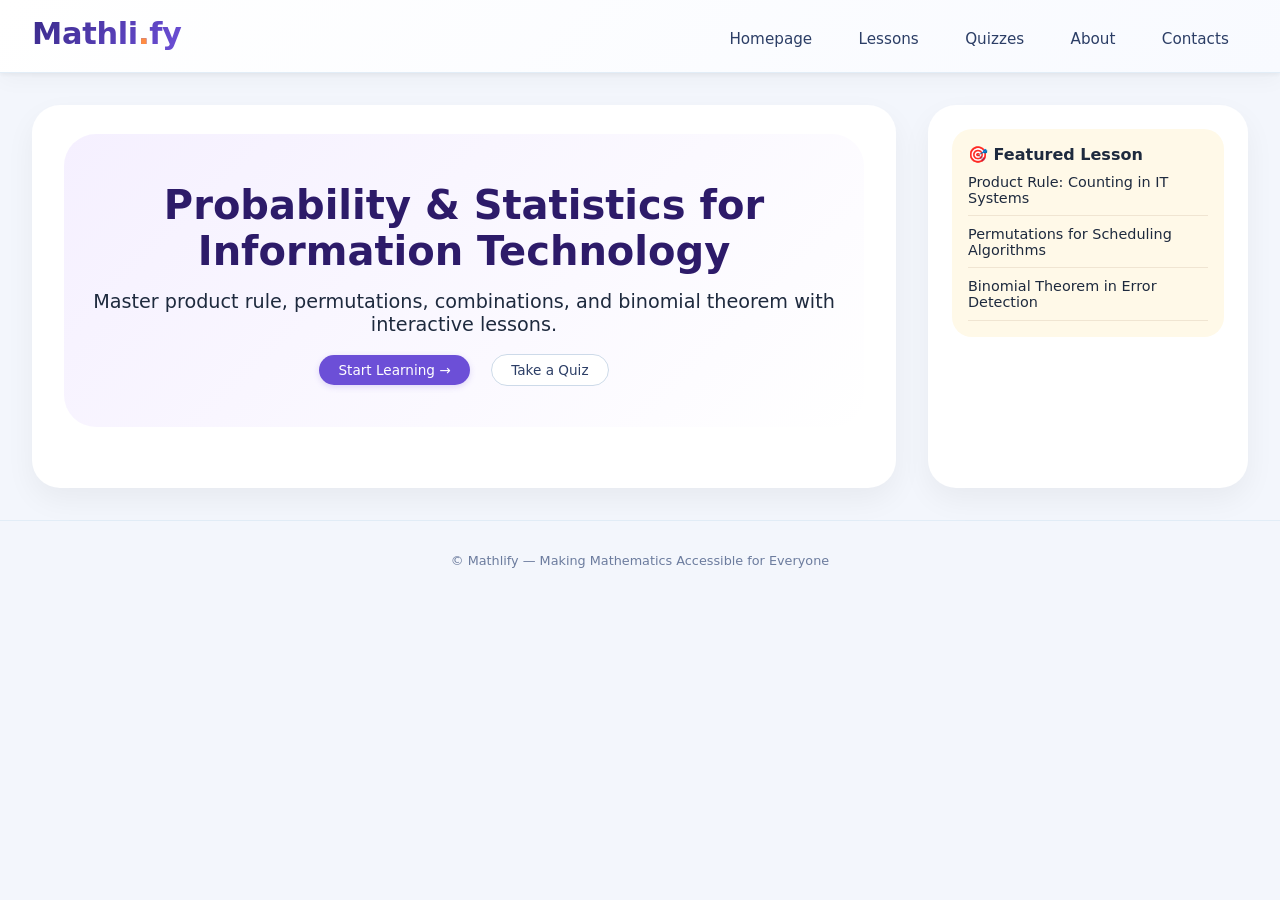
<file: index.html>
<!DOCTYPE html>
<html lang="en">
<head>
    <link rel="stylesheet" href="style.css">
    <title>Mathlify</title>
</head>
<body>
    <header>
        <h1>Mathli<span>.</span>fy</h1>
        <div class="nav-links">
            <a href="homepage.html">Homepage</a>
            <a href="lessons.html">Lessons</a>
            <a href="quiz.html">Quizzes</a>
            <a href="about.html">About</a>
            <a href="contacts.html">Contacts</a>
        </div>
    </header>

    <div class="dashboard-container">
        <div class="main-content">
            <div class="hero-section">
                <h2>Probability & Statistics for Information Technology</h2>
                <p style="font-size: 1.2rem;">Master product rule, permutations, combinations, and binomial theorem with interactive lessons.</p>
                <div style="margin-top: 1.5rem;">
                    <a href="lessons.html" class="btn btn-primary" style="text-decoration: none;">Start Learning →</a>
                    <a href="quiz.html" class="btn btn-outline" style="text-decoration: none; margin-left: 1rem;">Take a Quiz</a>
                </div>
            </div>
        </div>
        <aside class="sidebar">
            <div class="reminder-card">
                <div style="font-weight: 700;">🎯 Featured Lesson</div>
                <div class="reminder-item">Product Rule: Counting in IT Systems</div>
                <div class="reminder-item">Permutations for Scheduling Algorithms</div>
                <div class="reminder-item">Binomial Theorem in Error Detection</div>
            </div>
        </aside>
    </div>
    
    <footer>
        <p>© Mathlify — Making Mathematics Accessible for Everyone</p>
    </footer>
</body>
</html>
</file>
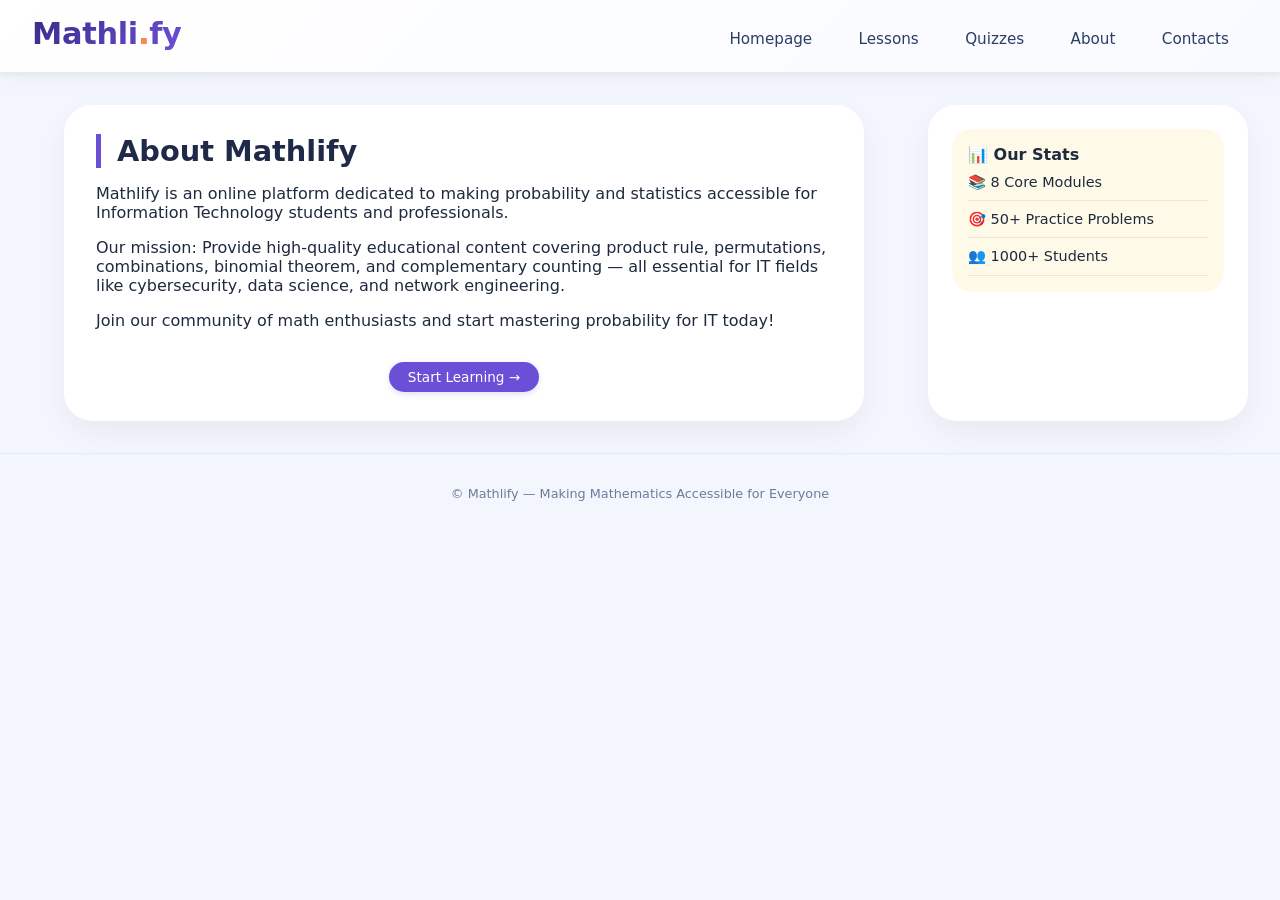
<file: about.html>
<!DOCTYPE html>
<html lang="en">
<head>
    <link rel="stylesheet" href="style.css">
    <title>Mathlify_About</title>
</head>
<body>
    <header>
        <h1>Mathli<span>.</span>fy</h1>
        <div class="nav-links">
            <a href="homepage.html">Homepage</a>
            <a href="lessons.html">Lessons</a>
            <a href="quiz.html">Quizzes</a>
            <a href="about.html">About</a>
            <a href="contacts.html">Contacts</a>
        </div>
    </header>

    <div class="dashboard-container">
        <div class="main-content about-content">
            <div class="section-title">About Mathlify</div>
            <p style="margin-bottom: 1rem;">Mathlify is an online platform dedicated to making probability and statistics accessible for Information Technology students and professionals.</p>
            <p style="margin-bottom: 1rem;">Our mission: Provide high-quality educational content covering product rule, permutations, combinations, binomial theorem, and complementary counting — all essential for IT fields like cybersecurity, data science, and network engineering.</p>
            <p>Join our community of math enthusiasts and start mastering probability for IT today!</p>
            <div style="margin-top: 2rem; text-align: center;">
                <a href="lessons.html" class="btn btn-primary" style="text-decoration: none; display: inline-block;">Start Learning →</a>
            </div>
        </div>
        
        <aside class="sidebar">
            <div class="reminder-card">
                <div style="font-weight: 700;">📊 Our Stats</div>
                <div class="reminder-item">📚 8 Core Modules</div>
                <div class="reminder-item">🎯 50+ Practice Problems</div>
                <div class="reminder-item">👥 1000+ Students</div>
            </div>
        </aside>
    </div>
    
    <footer>
        <p>© Mathlify — Making Mathematics Accessible for Everyone</p>
    </footer>
</body>
</html>
</file>
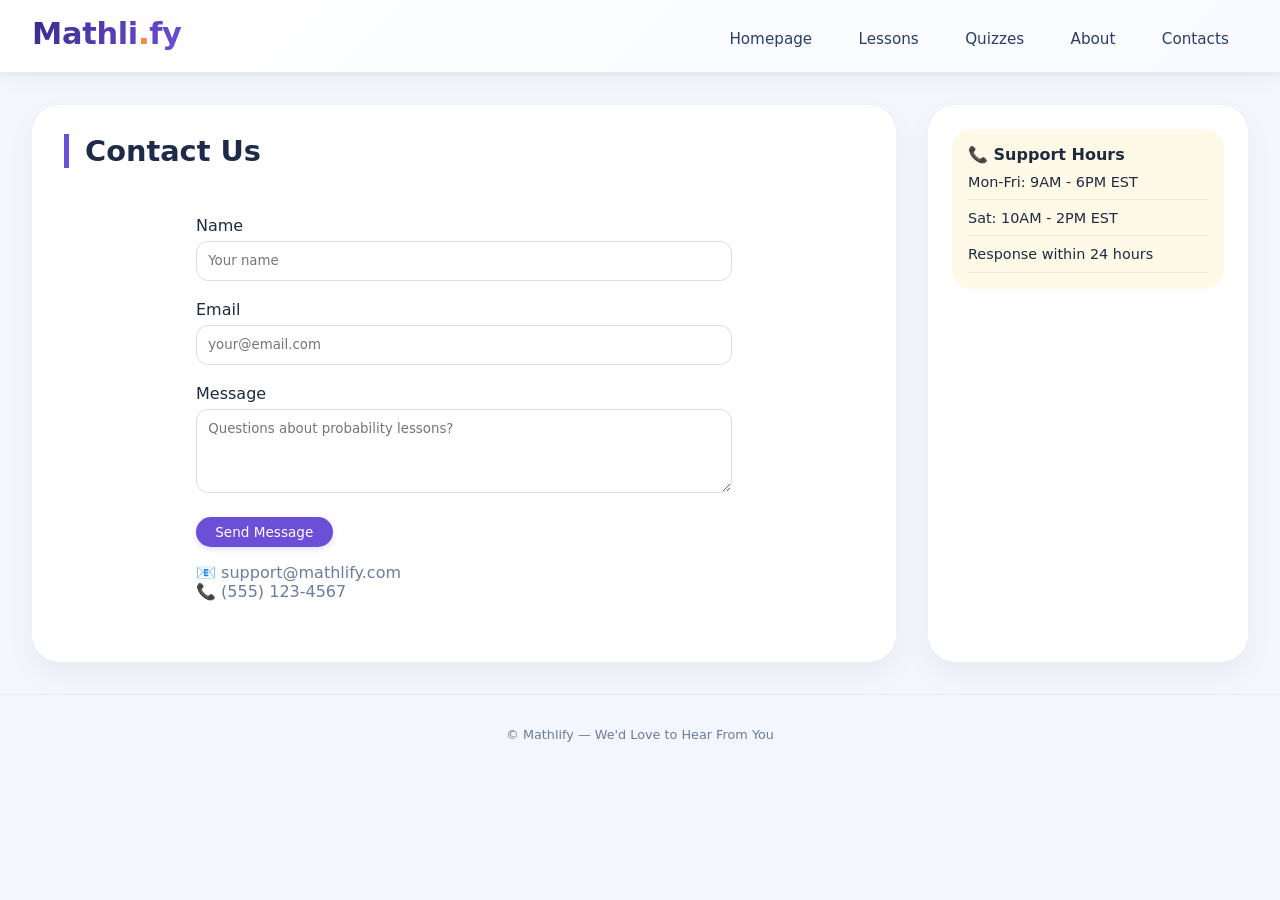
<file: contacts.html>
<!DOCTYPE html>
<html lang="en">
<head>
    <link rel="stylesheet" href="style.css">
    <title>Mathlify_Contacts</title>
</head>
<body>
    <header>
        <h1>Mathli<span>.</span>fy</h1>
        <div class="nav-links">
            <a href="homepage.html">Homepage</a>
            <a href="lessons.html">Lessons</a>
            <a href="quiz.html">Quizzes</a>
            <a href="about.html">About</a>
            <a href="contacts.html">Contacts</a>
        </div>
    </header>

    <div class="dashboard-container">
        <div class="main-content">
            <div class="section-title">Contact Us</div>
            <div class="contact-form">
                <div class="form-group">
                    <label>Name</label>
                    <input type="text" id="contactName" placeholder="Your name">
                </div>
                <div class="form-group">
                    <label>Email</label>
                    <input type="email" id="contactEmail" placeholder="your@email.com">
                </div>
                <div class="form-group">
                    <label>Message</label>
                    <textarea id="contactMessage" rows="4" placeholder="Questions about probability lessons?"></textarea>
                </div>
                <button class="btn btn-primary" onclick="showContactModal()">Send Message</button>
                <p style="margin-top: 1rem; color: #6c7c9e;">📧 support@mathlify.com<br>📞 (555) 123-4567</p>
            </div>
        </div>
        
        <aside class="sidebar">
            <div class="reminder-card">
                <div style="font-weight: 700;">📞 Support Hours</div>
                <div class="reminder-item">Mon-Fri: 9AM - 6PM EST</div>
                <div class="reminder-item">Sat: 10AM - 2PM EST</div>
                <div class="reminder-item">Response within 24 hours</div>
            </div>
        </aside>
    </div>
    
    <footer>
        <p>© Mathlify — We'd Love to Hear From You</p>
    </footer>

    <!-- Modal Popup -->
    <div id="contactModal" class="modal-overlay">
        <div class="modal-content">
            <div class="modal-header">
                <h3>📧 Message Sent!</h3>
                <p>Thank you for reaching out</p>
            </div>
            <div class="modal-body" id="contactModalBody">
                <p>We've received your message and will respond within 24 hours.</p>
                <p style="margin-top: 0.5rem;">📬 Support Team</p>
            </div>
            <div class="modal-footer">
                <button class="modal-btn modal-btn-primary" onclick="closeContactModal()">Close</button>
            </div>
        </div>
    </div>

    <script>
        function showContactModal() {
            const name = document.getElementById('contactName').value;
            const email = document.getElementById('contactEmail').value;
            const message = document.getElementById('contactMessage').value;
            
            if (!name || !email || !message) {
                alert('Please fill in all fields before sending.');
                return;
            }
            
            const modal = document.getElementById('contactModal');
            const body = document.getElementById('contactModalBody');
            body.innerHTML = `
                <p>Thank you <strong>${name}</strong>! We've received your message.</p>
                <p>We'll respond to <strong>${email}</strong> within 24 hours.</p>
                <div class="formula-box" style="margin-top: 1rem;">
                    "${message.substring(0, 100)}${message.length > 100 ? '...' : ''}"
                </div>
            `;
            modal.classList.add('active');
            
            // Clear form
            document.getElementById('contactName').value = '';
            document.getElementById('contactEmail').value = '';
            document.getElementById('contactMessage').value = '';
        }
        
        function closeContactModal() {
            const modal = document.getElementById('contactModal');
            modal.classList.remove('active');
        }
        
        document.getElementById('contactModal').addEventListener('click', function(e) {
            if (e.target === this) {
                closeContactModal();
            }
        });
    </script>
</body>
</html>
</file>
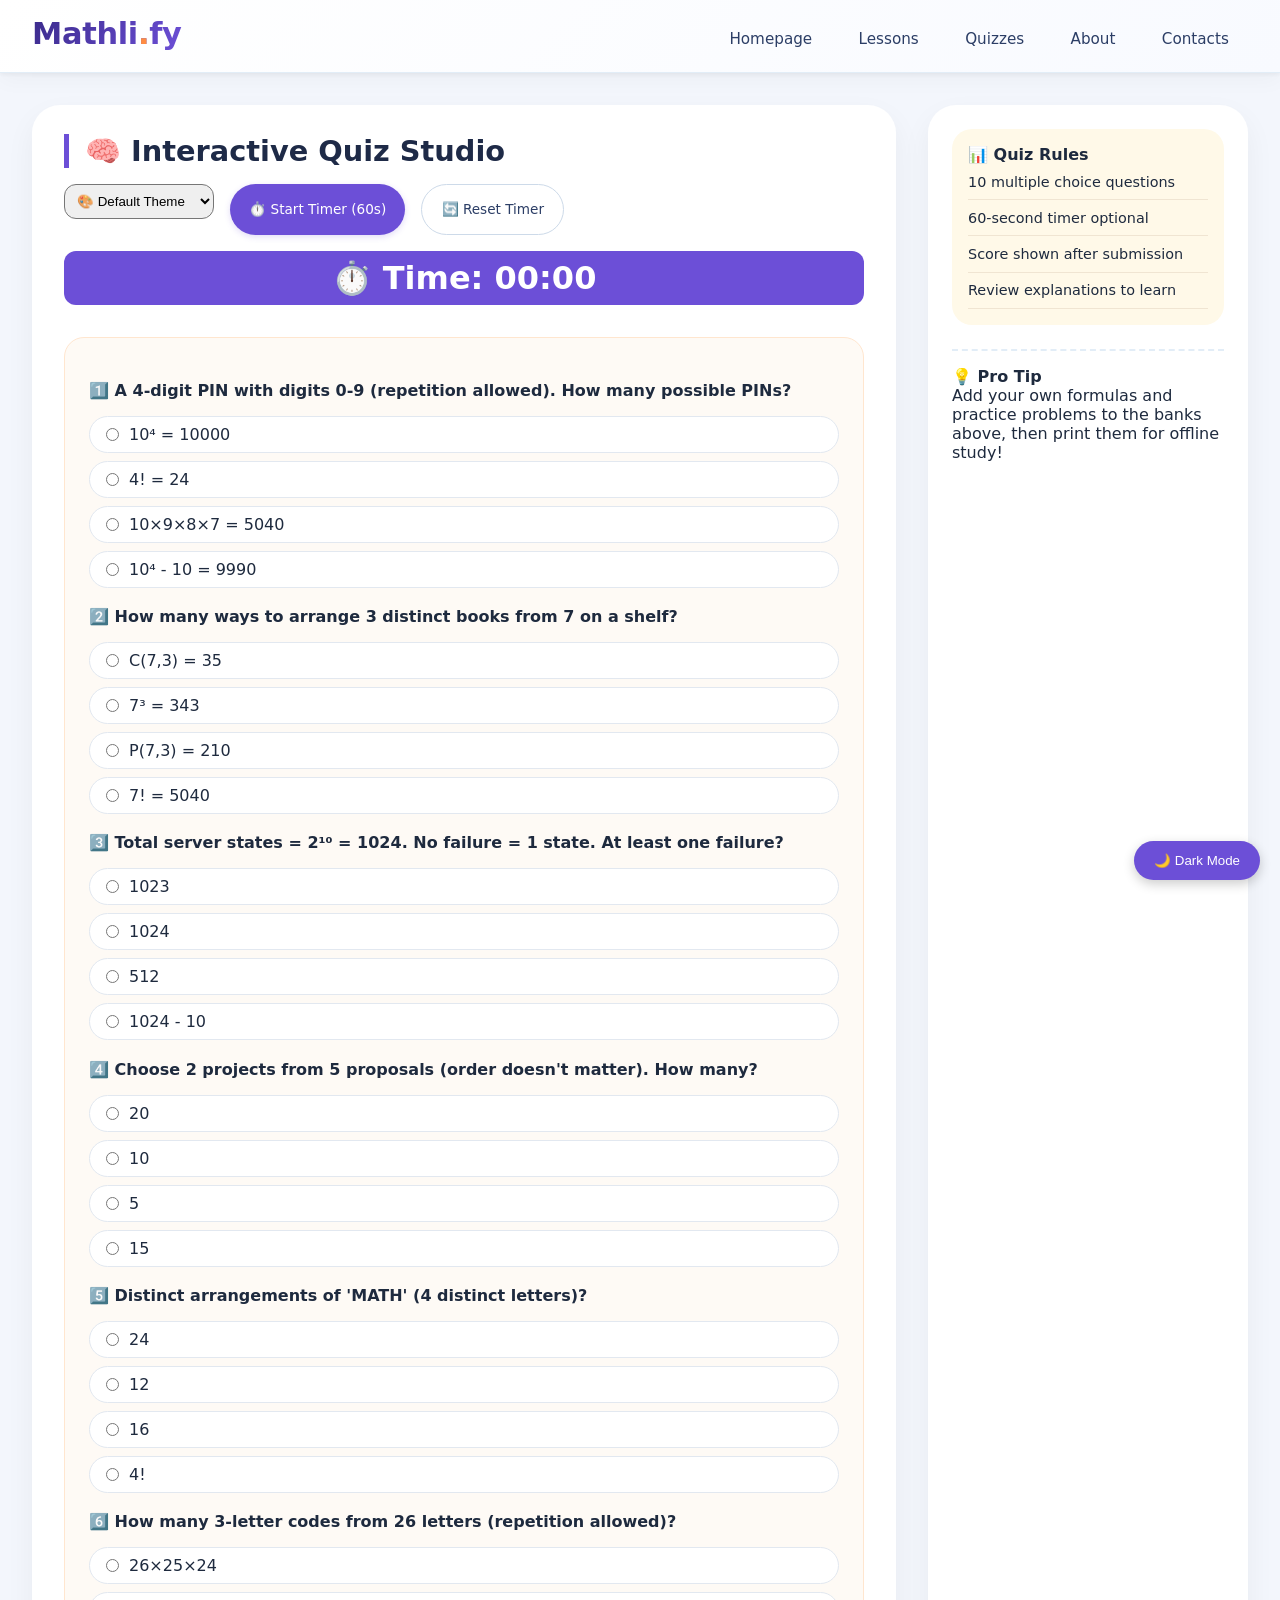
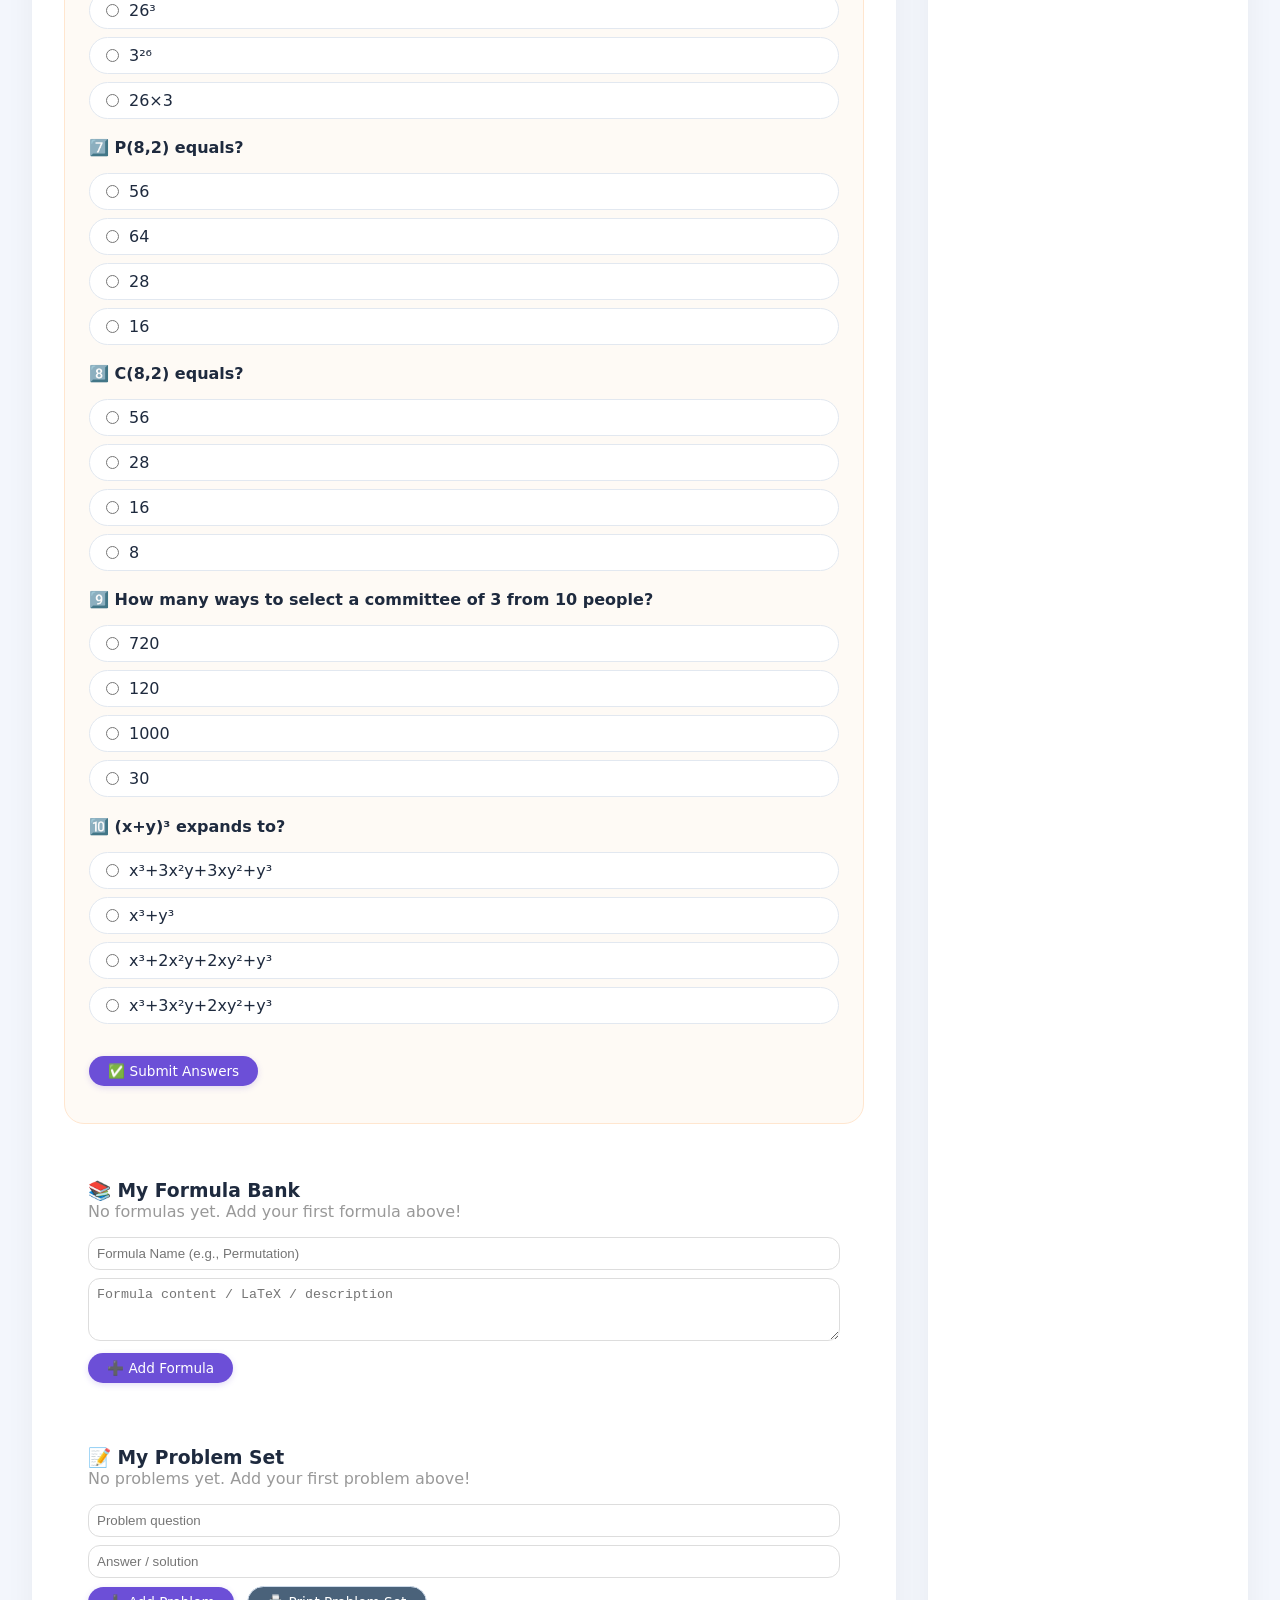
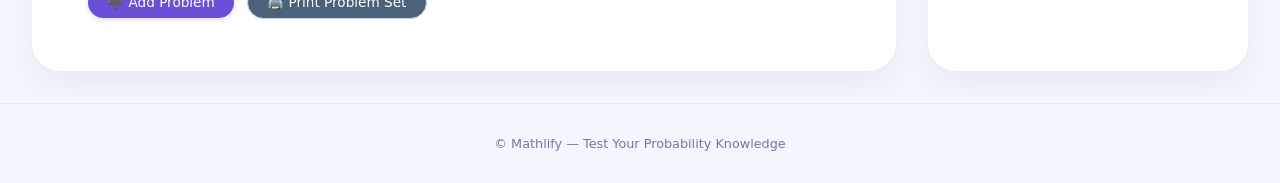
<file: quiz.html>
<!DOCTYPE html>
<html lang="en">
<head>
    <link rel="stylesheet" href="style.css">
    <title>Mathlify_Quizzes</title>
</head>
<body>
    <header>
        <h1>Mathli<span>.</span>fy</h1>
        <div class="nav-links">
            <a href="homepage.html">Homepage</a>
            <a href="lessons.html">Lessons</a>
            <a href="quiz.html">Quizzes</a>
            <a href="about.html">About</a>
            <a href="contacts.html">Contacts</a>
        </div>
    </header>

    <div class="dashboard-container">
        <div class="main-content">
            <div class="section-title">🧠 Interactive Quiz Studio</div>
            
            <div style="display: flex; gap: 1rem; margin-bottom: 1rem; flex-wrap: wrap;">
                <select id="quizTheme" class="quiz-theme-selector" onchange="changeQuizTheme()">
                    <option value="default">🎨 Default Theme</option>
                    <option value="dark">🌙 Dark Theme</option>
                    <option value="colorful">🌈 Colorful Theme</option>
                </select>
                <button class="btn btn-primary" onclick="startTimer()">⏱️ Start Timer (60s)</button>
                <button class="btn btn-outline" onclick="resetTimer()">🔄 Reset Timer</button>
            </div>
            
            <div id="timerDisplay" class="timer-display">⏱️ Time: 00:00</div>
            
            <div class="quiz-area" id="quizBlock">
                <div id="quizContainer"></div>
                <button id="submitQuizBtn" class="btn btn-primary" style="margin-top: 1rem;">✅ Submit Answers</button>
                <div id="quizGlobalFeedback" style="margin-top: 0.8rem;"></div>
            </div>
            
            <!-- Formula Bank Section -->
            <div class="formula-bank" id="formulaBank">
                <h3>📚 My Formula Bank</h3>
                <div id="formulaList"></div>
                <div style="margin-top: 1rem;">
                    <input type="text" id="newFormulaName" placeholder="Formula Name (e.g., Permutation)" style="width: 100%; padding: 0.5rem; margin-bottom: 0.5rem; border-radius: 12px; border: 1px solid #ddd;">
                    <textarea id="newFormulaContent" rows="3" placeholder="Formula content / LaTeX / description" style="width: 100%; padding: 0.5rem; border-radius: 12px; border: 1px solid #ddd;"></textarea>
                    <button class="btn btn-primary" style="margin-top: 0.5rem;" onclick="addFormula()">➕ Add Formula</button>
                </div>
            </div>
            
            <!-- Problem Bank Section -->
            <div class="formula-bank" style="margin-top: 1rem;" id="problemBank">
                <h3>📝 My Problem Set</h3>
                <div id="problemList"></div>
                <div style="margin-top: 1rem;">
                    <input type="text" id="newProblemQuestion" placeholder="Problem question" style="width: 100%; padding: 0.5rem; margin-bottom: 0.5rem; border-radius: 12px; border: 1px solid #ddd;">
                    <input type="text" id="newProblemAnswer" placeholder="Answer / solution" style="width: 100%; padding: 0.5rem; margin-bottom: 0.5rem; border-radius: 12px; border: 1px solid #ddd;">
                    <button class="btn btn-primary" onclick="addProblem()">➕ Add Problem</button>
                    <button class="btn btn-outline print-btn" onclick="printProblemSet()">🖨️ Print Problem Set</button>
                </div>
            </div>
        </div>
        
        <aside class="sidebar">
            <div class="reminder-card">
                <div style="font-weight: 700;">📊 Quiz Rules</div>
                <div class="reminder-item">10 multiple choice questions</div>
                <div class="reminder-item">60-second timer optional</div>
                <div class="reminder-item">Score shown after submission</div>
                <div class="reminder-item">Review explanations to learn</div>
            </div>
            <div class="teacher-info">
                <div style="font-weight: 600;">💡 Pro Tip</div>
                <div>Add your own formulas and practice problems to the banks above, then print them for offline study!</div>
            </div>
        </aside>
    </div>
    
    <footer>
        <p>© Mathlify — Test Your Probability Knowledge</p>
    </footer>

    <button class="theme-toggle" onclick="toggleTheme()">🌙 Dark Mode</button>

    <script>
        // 50+ practice problems (10 shown in quiz, rest in problem bank)
        const quizQuestions = [
            { text: "1️⃣ A 4-digit PIN with digits 0-9 (repetition allowed). How many possible PINs?", options: ["10⁴ = 10000", "4! = 24", "10×9×8×7 = 5040", "10⁴ - 10 = 9990"], correct: 0, explanation: "Product rule: 10 choices × 10 × 10 × 10 = 10,000." },
            { text: "2️⃣ How many ways to arrange 3 distinct books from 7 on a shelf?", options: ["C(7,3) = 35", "7³ = 343", "P(7,3) = 210", "7! = 5040"], correct: 2, explanation: "Permutation: 7×6×5 = 210." },
            { text: "3️⃣ Total server states = 2¹⁰ = 1024. No failure = 1 state. At least one failure?", options: ["1023", "1024", "512", "1024 - 10"], correct: 0, explanation: "Complement: 1024 − 1 = 1023." },
            { text: "4️⃣ Choose 2 projects from 5 proposals (order doesn't matter). How many?", options: ["20", "10", "5", "15"], correct: 1, explanation: "C(5,2) = 10 ways." },
            { text: "5️⃣ Distinct arrangements of 'MATH' (4 distinct letters)?", options: ["24", "12", "16", "4!"], correct: 0, explanation: "4! = 24 arrangements." },
            { text: "6️⃣ How many 3-letter codes from 26 letters (repetition allowed)?", options: ["26×25×24", "26³", "3²⁶", "26×3"], correct: 1, explanation: "Product rule: 26×26×26 = 26³" },
            { text: "7️⃣ P(8,2) equals?", options: ["56", "64", "28", "16"], correct: 0, explanation: "8×7 = 56" },
            { text: "8️⃣ C(8,2) equals?", options: ["56", "28", "16", "8"], correct: 1, explanation: "8!/(2!6!) = 28" },
            { text: "9️⃣ How many ways to select a committee of 3 from 10 people?", options: ["720", "120", "1000", "30"], correct: 1, explanation: "C(10,3) = 120" },
            { text: "🔟 (x+y)³ expands to?", options: ["x³+3x²y+3xy²+y³", "x³+y³", "x³+2x²y+2xy²+y³", "x³+3x²y+2xy²+y³"], correct: 0, explanation: "Binomial theorem gives coefficients 1,3,3,1" }
        ];
        
        let userAnswers = new Array(10).fill(null);
        let submitted = false;
        let timerInterval = null;
        let timeSeconds = 0;
        let timerActive = false;
        
        // Load saved formulas and problems
        let formulas = JSON.parse(localStorage.getItem('mathlify_formulas')) || [];
        let problems = JSON.parse(localStorage.getItem('mathlify_problems')) || [];
        
        function renderQuiz() {
            const container = document.getElementById('quizContainer');
            let html = '';
            quizQuestions.forEach((q, idx) => {
                html += `<div class="quiz-question" style="margin-top:1.2rem;">${q.text}</div><div class="quiz-options" data-qidx="${idx}">`;
                q.options.forEach((opt, optIdx) => {
                    html += `<label class="quiz-option"><input type="radio" name="q${idx}" value="${optIdx}" ${userAnswers[idx] === optIdx ? 'checked' : ''} ${submitted ? 'disabled' : ''}><span>${opt}</span></label>`;
                });
                html += `</div>`;
                if (submitted && userAnswers[idx] !== null) {
                    const isCorrect = (userAnswers[idx] === q.correct);
                    html += `<div class="quiz-feedback ${isCorrect ? 'correct-feedback' : 'wrong-feedback'}">${isCorrect ? '✅ ' + q.explanation : '❌ ' + q.explanation}</div>`;
                } else if (submitted) {
                    html += `<div class="quiz-feedback wrong-feedback">⚠️ Not answered. Correct: ${q.options[q.correct]}</div>`;
                }
            });
            container.innerHTML = html;
            if (!submitted) attachListeners();
        }
        
        function attachListeners() {
            for (let i = 0; i < 10; i++) {
                document.querySelectorAll(`input[name="q${i}"]`).forEach(radio => {
                    radio.addEventListener('change', (e) => { if (!submitted) userAnswers[i] = parseInt(e.target.value); });
                });
            }
        }
        
        function submitQuiz() {
            if (submitted) return;
            if (timerActive) stopTimer();
            let allAnswered = userAnswers.every(a => a !== null);
            if (!allAnswered) { document.getElementById('quizGlobalFeedback').innerHTML = '<span style="color:#b13e3e;">❗ Answer all 10 questions first.</span>'; return; }
            submitted = true;
            let correct = userAnswers.filter((a,i) => a === quizQuestions[i].correct).length;
            renderQuiz();
            document.getElementById('quizGlobalFeedback').innerHTML = `<div style="background:#e0e8ff; padding:0.8rem; border-radius:20px;">🎉 Score: ${correct}/10. ${correct === 10 ? 'Perfect! Master of counting!' : 'Review explanations above.'}</div>`;
            document.getElementById('submitQuizBtn').disabled = true;
        }
        
        function startTimer() {
            if (timerActive) return;
            timerActive = true;
            timeSeconds = 60;
            updateTimerDisplay();
            timerInterval = setInterval(() => {
                if (timeSeconds > 0) {
                    timeSeconds--;
                    updateTimerDisplay();
                } else {
                    stopTimer();
                    alert('⏰ Time\'s up! Submit your answers.');
                    if (!submitted) submitQuiz();
                }
            }, 1000);
        }
        
        function stopTimer() {
            if (timerInterval) {
                clearInterval(timerInterval);
                timerInterval = null;
            }
            timerActive = false;
        }
        
        function resetTimer() {
            stopTimer();
            timeSeconds = 0;
            updateTimerDisplay();
            timerActive = false;
        }
        
        function updateTimerDisplay() {
            const minutes = Math.floor(timeSeconds / 60);
            const seconds = timeSeconds % 60;
            document.getElementById('timerDisplay').innerHTML = `⏱️ Time: ${minutes.toString().padStart(2,'0')}:${seconds.toString().padStart(2,'0')}`;
        }
        
        function changeQuizTheme() {
            const theme = document.getElementById('quizTheme').value;
            const quizArea = document.querySelector('.quiz-area');
            if (theme === 'dark') {
                quizArea.style.background = '#1e1e2e';
                quizArea.style.color = '#eee';
            } else if (theme === 'colorful') {
                quizArea.style.background = 'linear-gradient(135deg, #667eea 0%, #764ba2 100%)';
                quizArea.style.color = 'white';
            } else {
                quizArea.style.background = '#fefaf5';
                quizArea.style.color = '#1e2a3e';
            }
        }
        
        function renderFormulaBank() {
            const container = document.getElementById('formulaList');
            if (!container) return;
            if (formulas.length === 0) {
                container.innerHTML = '<p style="color: #999;">No formulas yet. Add your first formula above!</p>';
                return;
            }
            container.innerHTML = formulas.map((f, idx) => `
                <div class="formula-item">
                    <strong>${escapeHtml(f.name)}</strong>
                    <p style="margin-top: 0.5rem;">${escapeHtml(f.content)}</p>
                    <button class="btn btn-outline" style="margin-top: 0.5rem;" onclick="deleteFormula(${idx})">🗑️ Delete</button>
                </div>
            `).join('');
        }
        
        function renderProblemBank() {
            const container = document.getElementById('problemList');
            if (!container) return;
            if (problems.length === 0) {
                container.innerHTML = '<p style="color: #999;">No problems yet. Add your first problem above!</p>';
                return;
            }
            container.innerHTML = problems.map((p, idx) => `
                <div class="problem-item">
                    <strong>📌 Q${idx+1}:</strong> ${escapeHtml(p.question)}
                    <p style="margin-top: 0.5rem; color: #6c4fd7;"><strong>Answer:</strong> ${escapeHtml(p.answer)}</p>
                    <button class="btn btn-outline" style="margin-top: 0.5rem;" onclick="deleteProblem(${idx})">🗑️ Delete</button>
                </div>
            `).join('');
        }
        
        function addFormula() {
            const name = document.getElementById('newFormulaName').value.trim();
            const content = document.getElementById('newFormulaContent').value.trim();
            if (!name || !content) {
                alert('Please enter both formula name and content.');
                return;
            }
            formulas.push({ name, content });
            localStorage.setItem('mathlify_formulas', JSON.stringify(formulas));
            document.getElementById('newFormulaName').value = '';
            document.getElementById('newFormulaContent').value = '';
            renderFormulaBank();
        }
        
        function addProblem() {
            const question = document.getElementById('newProblemQuestion').value.trim();
            const answer = document.getElementById('newProblemAnswer').value.trim();
            if (!question || !answer) {
                alert('Please enter both problem question and answer.');
                return;
            }
            problems.push({ question, answer });
            localStorage.setItem('mathlify_problems', JSON.stringify(problems));
            document.getElementById('newProblemQuestion').value = '';
            document.getElementById('newProblemAnswer').value = '';
            renderProblemBank();
        }
        
        function deleteFormula(idx) {
            formulas.splice(idx, 1);
            localStorage.setItem('mathlify_formulas', JSON.stringify(formulas));
            renderFormulaBank();
        }
        
        function deleteProblem(idx) {
            problems.splice(idx, 1);
            localStorage.setItem('mathlify_problems', JSON.stringify(problems));
            renderProblemBank();
        }
        
        function printProblemSet() {
            if (problems.length === 0) {
                alert('No problems to print. Add some problems first!');
                return;
            }
            const printWindow = window.open('', '_blank');
            printWindow.document.write(`
                <html>
                <head>
                    <title>My Mathlify Problem Set</title>
                    <style>
                        body { font-family: Arial, sans-serif; padding: 2rem; }
                        h1 { color: #6c4fd7; }
                        .problem { margin-bottom: 2rem; padding: 1rem; border-bottom: 1px solid #ddd; }
                        .answer { margin-top: 1rem; padding: 0.5rem; background: #f5f5f5; border-radius: 8px; }
                        @media print {
                            .no-print { display: none; }
                            .answer { background: #f9f9f9; }
                        }
                    </style>
                </head>
                <body>
                    <h1>📚 Mathlify Practice Problem Set</h1>
                    <p>Generated on: ${new Date().toLocaleDateString()}</p>
                    <hr>
                    ${problems.map((p, idx) => `
                        <div class="problem">
                            <h3>Problem ${idx+1}:</h3>
                            <p>${escapeHtml(p.question)}</p>
                            <div class="answer">
                                <strong>Answer/Solution:</strong><br>
                                ${escapeHtml(p.answer)}
                            </div>
                        </div>
                    `).join('')}
                    <div class="no-print" style="margin-top: 2rem; text-align: center;">
                        <button onclick="window.print()">🖨️ Print This Page</button>
                    </div>
                </body>
                </html>
            `);
            printWindow.document.close();
        }
        
        function escapeHtml(str) {
            return str.replace(/[&<>]/g, function(m) {
                if (m === '&') return '&amp;';
                if (m === '<') return '&lt;';
                if (m === '>') return '&gt;';
                return m;
            }).replace(/[\uD800-\uDBFF][\uDC00-\uDFFF]/g, function(c) {
                return c;
            });
        }
        
        function toggleTheme() {
            document.body.classList.toggle('dark-mode');
            const btn = document.querySelector('.theme-toggle');
            if (document.body.classList.contains('dark-mode')) {
                btn.innerHTML = '☀️ Light Mode';
            } else {
                btn.innerHTML = '🌙 Dark Mode';
            }
        }
        
        renderQuiz();
        renderFormulaBank();
        renderProblemBank();
        document.getElementById('submitQuizBtn').addEventListener('click', submitQuiz);
    </script>
</body>
</html>
</file>
<file: style.css>
* {
    margin: 0;
    padding: 0;
    box-sizing: border-box;
}

body {
    font-family: 'Inter', system-ui, -apple-system, 'Segoe UI', Roboto, 'Times New Roman', serif;
    background: #f3f6fc;
    color: #1e2a3e;
}

/* modern header with glassmorphism effect */
header {
    background: linear-gradient(135deg, #ffffff 0%, #f8faff 100%);
    box-shadow: 0 8px 20px rgba(0, 0, 0, 0.03), 0 2px 4px rgba(0, 0, 0, 0.05);
    padding: 1rem 2rem;
    display: flex;
    flex-wrap: wrap;
    align-items: baseline;
    justify-content: space-between;
    border-bottom: 1px solid #e2edf7;
    position: sticky;
    top: 0;
    z-index: 100;
    backdrop-filter: blur(2px);
}

h1 {
    font-size: 1.9rem;
    font-weight: 700;
    background: linear-gradient(120deg, #3b2b8c, #6c4fd7);
    background-clip: text;
    -webkit-background-clip: text;
    color: transparent;
    letter-spacing: -0.3px;
}

h1 span {
    background: none;
    color: #ff8c42;
    background-clip: unset;
    -webkit-background-clip: unset;
}

.nav-links {
    display: flex;
    gap: 0.5rem;
    flex-wrap: wrap;
}

.nav-links a {
    text-decoration: none;
    font-weight: 500;
    padding: 0.5rem 1.2rem;
    border-radius: 40px;
    background: transparent;
    color: #2c3e66;
    transition: all 0.2s ease;
    font-size: 0.95rem;
}

.nav-links a:hover {
    background: #e9eff5;
    color: #4b2fbd;
}

/* dashboard style layout (two columns) */
.dashboard-container {
    max-width: 1400px;
    margin: 2rem auto;
    padding: 0 2rem;
    display: grid;
    grid-template-columns: 1fr 320px;
    gap: 2rem;
}

/* main content area (lessons + interactive) */
.main-content {
    background: white;
    border-radius: 28px;
    box-shadow: 0 12px 30px rgba(0, 0, 0, 0.05);
    padding: 1.8rem 2rem;
    transition: all 0.2s;
}

.section-title {
    font-size: 1.8rem;
    font-weight: 700;
    margin-bottom: 1rem;
    color: #1e2a47;
    border-left: 5px solid #6c4fd7;
    padding-left: 1rem;
}

.welcome-card {
    background: linear-gradient(110deg, #f1f5fe, #ffffff);
    border-radius: 24px;
    padding: 1.5rem;
    margin-bottom: 2rem;
    border: 1px solid #e4edfa;
}

.welcome-card h2 {
    font-size: 1.6rem;
    margin-bottom: 0.5rem;
}

.lessons-grid {
    display: flex;
    flex-direction: column;
    gap: 1.5rem;
    margin: 1.5rem 0;
}

.lesson-card {
    background: #ffffff;
    border-radius: 20px;
    border: 1px solid #e9f0f5;
    transition: 0.2s;
    overflow: hidden;
    box-shadow: 0 2px 6px rgba(0, 0, 0, 0.02);
}

.lesson-header {
    background: #fafcff;
    padding: 1rem 1.5rem;
    border-bottom: 1px solid #eef3fc;
    display: flex;
    align-items: center;
    justify-content: space-between;
    flex-wrap: wrap;
}

.lesson-title {
    font-weight: 700;
    font-size: 1.3rem;
    color: #1f2b48;
}

.badge {
    background: #eef2ff;
    color: #3c2f8c;
    padding: 0.2rem 0.8rem;
    border-radius: 50px;
    font-size: 0.75rem;
    font-weight: 600;
}

.lesson-body {
    padding: 1.2rem 1.5rem;
    background: #ffffff;
}

.lesson-desc {
    color: #3a4b6e;
    margin-bottom: 1rem;
    line-height: 1.4;
}

.btn-group {
    display: flex;
    gap: 12px;
    flex-wrap: wrap;
    margin-top: 0.5rem;
}

.btn {
    border: none;
    background: #f0f3fa;
    padding: 0.45rem 1.2rem;
    border-radius: 60px;
    font-weight: 500;
    cursor: pointer;
    font-family: inherit;
    transition: 0.2s;
    color: #2c3e66;
    font-size: 0.85rem;
}

.btn-primary {
    background: #6c4fd7;
    color: white;
    box-shadow: 0 2px 6px rgba(108, 79, 215, 0.2);
}

.btn-primary:hover {
    background: #573fbc;
    transform: translateY(-1px);
}

.btn-outline {
    border: 1px solid #cddae9;
    background: white;
}

.btn-outline:hover {
    background: #f0f4fe;
}

.quiz-area {
    background: #fefaf5;
    border-radius: 20px;
    padding: 1.5rem;
    margin-top: 2rem;
    border: 1px solid #ffe6cf;
}

.quiz-question {
    font-weight: 700;
    margin-bottom: 0.75rem;
}

.quiz-options {
    display: flex;
    flex-direction: column;
    gap: 0.5rem;
    margin: 1rem 0;
}

.quiz-option {
    display: flex;
    align-items: center;
    gap: 10px;
    background: #ffffff;
    padding: 0.5rem 1rem;
    border-radius: 40px;
    border: 1px solid #e2e8f0;
    cursor: pointer;
}

.quiz-option input {
    accent-color: #6c4fd7;
}

.quiz-feedback {
    font-size: 0.9rem;
    margin-top: 0.75rem;
    padding: 0.5rem;
    border-radius: 12px;
}

.correct-feedback {
    background: #e0f2e9;
    color: #1f6e43;
}

.wrong-feedback {
    background: #ffe6e5;
    color: #b13e3e;
}

/* right sidebar */
.sidebar {
    background: white;
    border-radius: 28px;
    box-shadow: 0 12px 30px rgba(0, 0, 0, 0.05);
    padding: 1.5rem;
}

.reminder-card {
    background: #fff9e8;
    border-radius: 20px;
    padding: 1rem;
    margin-bottom: 1.5rem;
}

.reminder-item {
    padding: 0.6rem 0;
    border-bottom: 1px solid #f0e5d2;
    font-size: 0.9rem;
}

.teacher-info {
    margin-top: 1rem;
    padding-top: 1rem;
    border-top: 2px dashed #e2edf7;
}

.file-stats {
    font-size: 0.8rem;
    color: #5f6f90;
}

footer {
    text-align: center;
    padding: 2rem;
    color: #6c7c9e;
    font-size: 0.8rem;
    border-top: 1px solid #e2edf7;
    margin-top: 2rem;
}

/* responsive */
@media (max-width: 800px) {
    .dashboard-container {
        grid-template-columns: 1fr;
        padding: 0 1rem;
    }
    header {
        flex-direction: column;
        gap: 12px;
        align-items: center;
    }
    .nav-links {
        justify-content: center;
    }
}

/* homepage specific */
.hero-section {
    text-align: center;
    padding: 3rem 1rem;
    background: linear-gradient(135deg, #f5f0ff, #ffffff);
    border-radius: 32px;
    margin-bottom: 2rem;
}

.hero-section h2 {
    font-size: 2.5rem;
    color: #2d1b69;
    margin-bottom: 1rem;
}

.feature-grid {
    display: grid;
    grid-template-columns: repeat(auto-fit, minmax(250px, 1fr));
    gap: 1.5rem;
    margin: 2rem 0;
}

.feature-card {
    background: white;
    padding: 1.5rem;
    border-radius: 20px;
    text-align: center;
    box-shadow: 0 4px 12px rgba(0, 0, 0, 0.05);
    border: 1px solid #eef2ff;
}

/* about page */
.about-content {
    max-width: 800px;
    margin: 0 auto;
}

/* contacts page */
.contact-form {
    background: white;
    padding: 2rem;
    border-radius: 24px;
    max-width: 600px;
    margin: 0 auto;
}

.form-group {
    margin-bottom: 1.2rem;
}

.form-group label {
    display: block;
    margin-bottom: 0.4rem;
    font-weight: 500;
}

.form-group input, .form-group textarea {
    width: 100%;
    padding: 0.7rem;
    border: 1px solid #ddd;
    border-radius: 12px;
    font-family: inherit;
}

/* Modal/Popup Styles for better UX */
.modal-overlay {
    position: fixed;
    top: 0;
    left: 0;
    width: 100%;
    height: 100%;
    background: rgba(0, 0, 0, 0.5);
    backdrop-filter: blur(4px);
    display: flex;
    align-items: center;
    justify-content: center;
    z-index: 1000;
    opacity: 0;
    visibility: hidden;
    transition: all 0.3s ease;
}

.modal-overlay.active {
    opacity: 1;
    visibility: visible;
}

.modal-content {
    background: white;
    border-radius: 28px;
    max-width: 500px;
    width: 90%;
    padding: 0;
    transform: scale(0.9);
    transition: transform 0.3s ease;
    box-shadow: 0 20px 40px rgba(0, 0, 0, 0.2);
}

.modal-overlay.active .modal-content {
    transform: scale(1);
}

.modal-header {
    background: linear-gradient(135deg, #6c4fd7, #8b6fe8);
    padding: 1.5rem;
    border-radius: 28px 28px 0 0;
    color: white;
}

.modal-header h3 {
    font-size: 1.5rem;
    margin-bottom: 0.25rem;
}

.modal-header p {
    opacity: 0.9;
    font-size: 0.85rem;
}

.modal-body {
    padding: 1.5rem;
    color: #1e2a3e;
    line-height: 1.6;
}

.modal-body strong {
    color: #6c4fd7;
}

.modal-footer {
    padding: 1rem 1.5rem 1.5rem;
    display: flex;
    justify-content: flex-end;
    gap: 1rem;
}

.modal-btn {
    padding: 0.6rem 1.5rem;
    border-radius: 40px;
    border: none;
    font-weight: 500;
    cursor: pointer;
    transition: all 0.2s;
}

.modal-btn-primary {
    background: #6c4fd7;
    color: white;
}

.modal-btn-primary:hover {
    background: #573fbc;
    transform: translateY(-1px);
}

.modal-btn-secondary {
    background: #eef2ff;
    color: #4a627a;
}

.modal-btn-secondary:hover {
    background: #e2e8f0;
}

.formula-icon {
    font-size: 2rem;
    text-align: center;
    margin-bottom: 1rem;
}

.formula-box {
    background: #f8f9ff;
    padding: 1rem;
    border-radius: 16px;
    font-family: 'Courier New', monospace;
    text-align: center;
    margin: 1rem 0;
    border-left: 4px solid #6c4fd7;
}

/* Additional styles for enhanced features */
.lesson-image {
    width: 100%;
    height: 200px;
    object-fit: cover;
    border-radius: 16px;
    margin-bottom: 1rem;
}

.stats-banner {
    background: linear-gradient(135deg, #6c4fd7, #8b6fe8);
    color: white;
    padding: 2rem;
    border-radius: 24px;
    text-align: center;
    margin-bottom: 2rem;
}

.stat-number {
    font-size: 2.5rem;
    font-weight: 700;
}

.theme-toggle {
    position: fixed;
    bottom: 20px;
    right: 20px;
    background: #6c4fd7;
    color: white;
    border: none;
    border-radius: 50px;
    padding: 0.75rem 1.25rem;
    cursor: pointer;
    z-index: 999;
    box-shadow: 0 4px 12px rgba(0,0,0,0.2);
}

.dark-mode {
    background: #1a1a2e;
    color: #eee;
}

.dark-mode .main-content,
.dark-mode .sidebar,
.dark-mode .lesson-card,
.dark-mode .feature-card,
.dark-mode .contact-form {
    background: #16213e;
    color: #eee;
    border-color: #0f3460;
}

.formula-bank {
    background: white;
    border-radius: 20px;
    padding: 1.5rem;
    margin-top: 2rem;
}

.formula-item {
    background: #f8f9ff;
    padding: 1rem;
    margin: 1rem 0;
    border-radius: 12px;
    border-left: 4px solid #6c4fd7;
}

.problem-item {
    background: #fff9e8;
    padding: 1rem;
    margin: 0.5rem 0;
    border-radius: 12px;
}

.timer-display {
    font-size: 2rem;
    font-weight: bold;
    text-align: center;
    background: #6c4fd7;
    color: white;
    padding: 0.5rem;
    border-radius: 12px;
    margin-bottom: 1rem;
}

.print-btn {
    background: #4a627a;
    color: white;
    margin-left: 0.5rem;
}

.quiz-theme-selector {
    margin-bottom: 1rem;
    padding: 0.5rem;
    border-radius: 12px;
}
</file>
